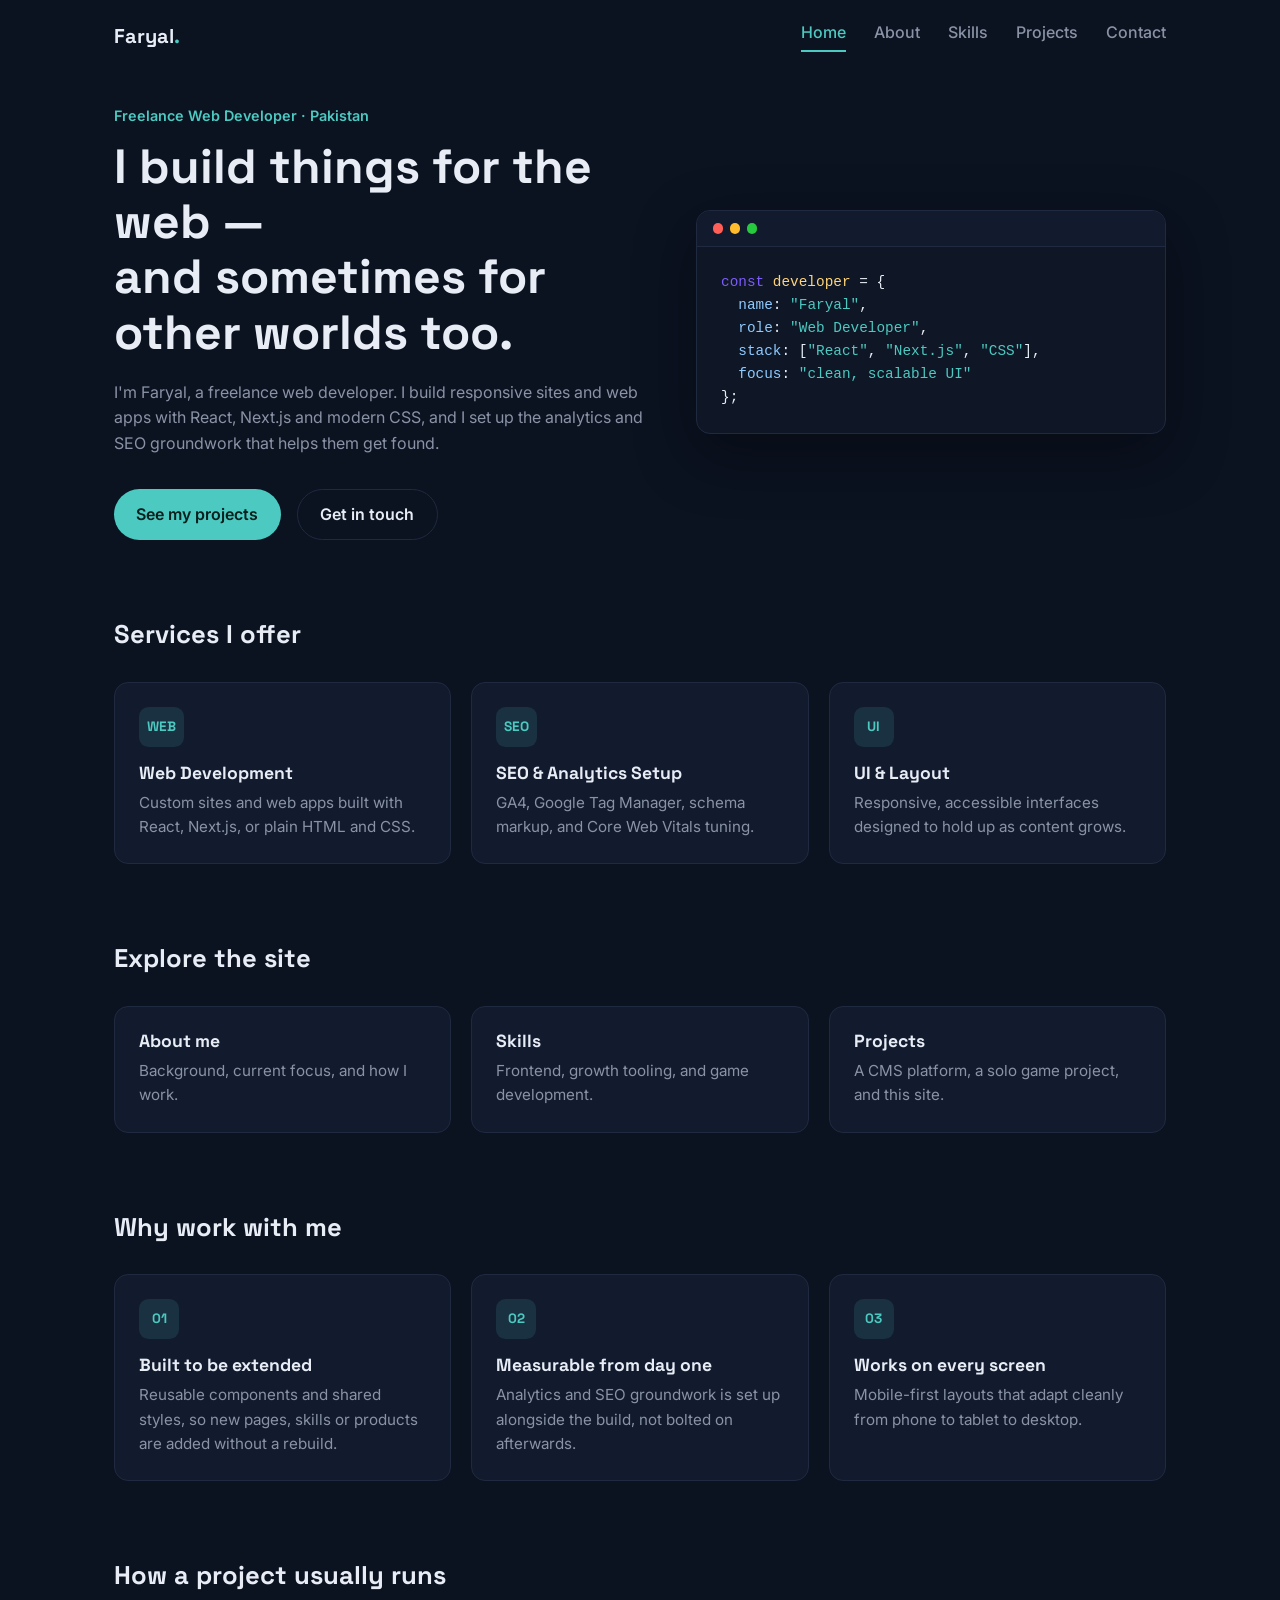
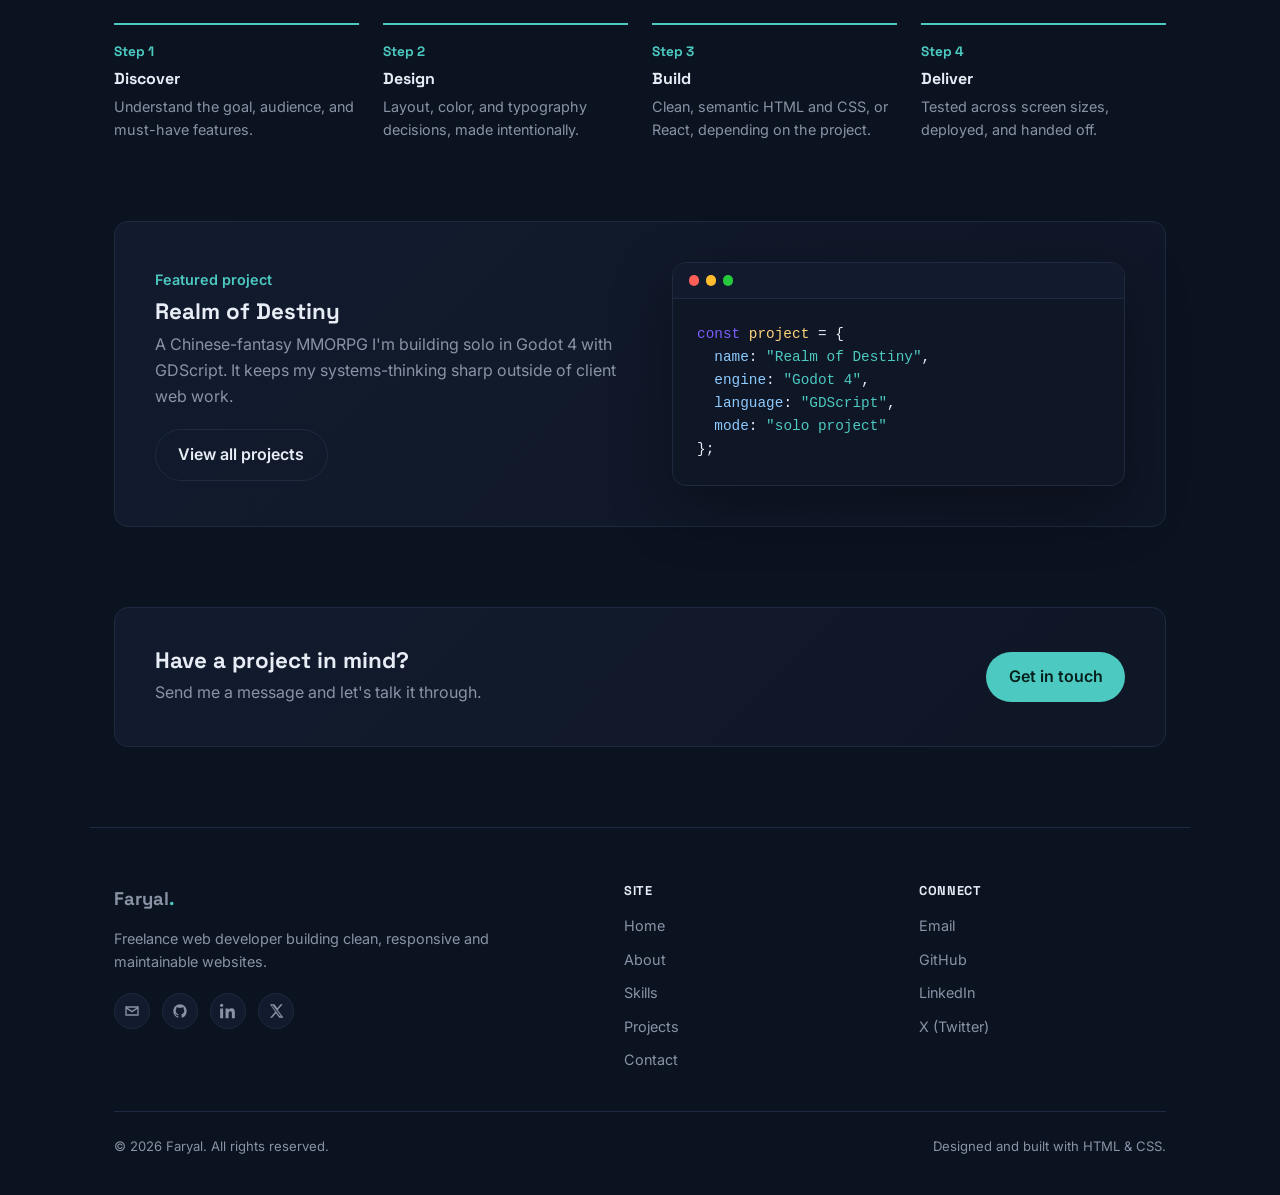
<file: index.html>
<!DOCTYPE html>
<html lang="en">
<head>
  <meta charset="UTF-8">
  <meta name="viewport" content="width=device-width, initial-scale=1.0">
  <title>Faryal — Web Developer</title>
  <meta name="description" content="Faryal — freelance web developer building fast, responsive, maintainable websites with React, Next.js and modern CSS.">
  <link rel="icon" href="data:image/svg+xml,%3Csvg xmlns='http://www.w3.org/2000/svg' viewBox='0 0 32 32'%3E%3Crect width='32' height='32' rx='8' fill='%230b1220'/%3E%3Ctext x='16' y='23' font-size='20' font-family='Arial,sans-serif' font-weight='700' text-anchor='middle' fill='%234cc9c0'%3EF%3C/text%3E%3C/svg%3E">

  <!-- Fonts: Space Grotesk for headings, Inter for body text -->
  <link rel="preconnect" href="https://fonts.googleapis.com">
  <link rel="preconnect" href="https://fonts.gstatic.com" crossorigin>
  <link href="https://fonts.googleapis.com/css2?family=Space+Grotesk:wght@500;700&family=Inter:wght@400;500;600&display=swap" rel="stylesheet">

  <!-- One shared stylesheet controls all five pages -->
  <link rel="stylesheet" href="style.css">
</head>
<body>

  <a href="#main" class="skip-link">Skip to content</a>

  <!-- Header + nav: identical on every page. Only the "active" link changes. -->
  <header class="site-header">
    <a href="index.html" class="logo">Faryal<span class="logo-dot">.</span></a>

    <!-- Hamburger (pure CSS, no JavaScript): hidden checkbox + label.
         Order matters: checkbox, then label, then nav, so the ~ selector
         in style.css can react to :checked. -->
    <input type="checkbox" id="nav-toggle" class="nav-toggle" aria-label="Toggle navigation menu">
    <label for="nav-toggle" class="hamburger"><span></span><span></span><span></span></label>

    <nav class="main-nav" aria-label="Main">
      <a href="index.html" class="active" aria-current="page">Home</a>
      <a href="about.html">About</a>
      <a href="skills.html">Skills</a>
      <a href="projects.html">Projects</a>
      <a href="contact.html">Contact</a>
    </nav>
  </header>

  <main id="main">

    <section class="hero">
      <div class="hero-text">
        <p class="eyebrow">Freelance Web Developer · Pakistan</p>
        <h1>I build things for the web —<br>and sometimes for other worlds too.</h1>
        <p class="hero-lede">
          I'm Faryal, a freelance web developer. I build responsive sites and
          web apps with React, Next.js and modern CSS, and I set up the
          analytics and SEO groundwork that helps them get found.
        </p>
        <div class="hero-actions">
          <a href="projects.html" class="btn btn-primary">See my projects</a>
          <a href="contact.html" class="btn btn-ghost">Get in touch</a>
        </div>
      </div>

      <!-- Decorative "code editor" card, built from HTML/CSS only -->
      <div class="code-card" aria-hidden="true">
        <div class="code-card-bar">
          <span class="dot dot-red"></span>
          <span class="dot dot-yellow"></span>
          <span class="dot dot-green"></span>
        </div>
        <pre class="code-card-body"><code><span class="tok-key">const</span> <span class="tok-var">developer</span> = {
  <span class="tok-prop">name</span>: <span class="tok-str">"Faryal"</span>,
  <span class="tok-prop">role</span>: <span class="tok-str">"Web Developer"</span>,
  <span class="tok-prop">stack</span>: [<span class="tok-str">"React"</span>, <span class="tok-str">"Next.js"</span>, <span class="tok-str">"CSS"</span>],
  <span class="tok-prop">focus</span>: <span class="tok-str">"clean, scalable UI"</span>
};</code></pre>
      </div>
    </section>

    <!-- SERVICES: what a client can hire me for (different from Skills,
         which lists what I know). Add a service = copy one .service-card. -->
    <section class="section">
      <h2 class="section-title">Services I offer</h2>
      <div class="card-row">
        <div class="service-card">
          <span class="card-icon">WEB</span>
          <h3 class="card-title">Web Development</h3>
          <p>Custom sites and web apps built with React, Next.js, or plain HTML and CSS.</p>
        </div>
        <div class="service-card">
          <span class="card-icon">SEO</span>
          <h3 class="card-title">SEO &amp; Analytics Setup</h3>
          <p>GA4, Google Tag Manager, schema markup, and Core Web Vitals tuning.</p>
        </div>
        <div class="service-card">
          <span class="card-icon">UI</span>
          <h3 class="card-title">UI &amp; Layout</h3>
          <p>Responsive, accessible interfaces designed to hold up as content grows.</p>
        </div>
      </div>
    </section>

    <!-- EXPLORE: short links into the other pages -->
    <section class="section">
      <h2 class="section-title">Explore the site</h2>
      <div class="card-row">
        <a class="teaser-card" href="about.html">
          <h3 class="card-title">About me</h3>
          <p>Background, current focus, and how I work.</p>
        </a>
        <a class="teaser-card" href="skills.html">
          <h3 class="card-title">Skills</h3>
          <p>Frontend, growth tooling, and game development.</p>
        </a>
        <a class="teaser-card" href="projects.html">
          <h3 class="card-title">Projects</h3>
          <p>A CMS platform, a solo game project, and this site.</p>
        </a>
      </div>
    </section>

    <!-- WHY WORK WITH ME -->
    <section class="section">
      <h2 class="section-title">Why work with me</h2>
      <div class="card-row">
        <div class="value-card">
          <span class="card-icon">01</span>
          <h3 class="card-title">Built to be extended</h3>
          <p>Reusable components and shared styles, so new pages, skills or products are added without a rebuild.</p>
        </div>
        <div class="value-card">
          <span class="card-icon">02</span>
          <h3 class="card-title">Measurable from day one</h3>
          <p>Analytics and SEO groundwork is set up alongside the build, not bolted on afterwards.</p>
        </div>
        <div class="value-card">
          <span class="card-icon">03</span>
          <h3 class="card-title">Works on every screen</h3>
          <p>Mobile-first layouts that adapt cleanly from phone to tablet to desktop.</p>
        </div>
      </div>
    </section>

    <!-- PROCESS -->
    <section class="section">
      <h2 class="section-title">How a project usually runs</h2>
      <div class="process-row">
        <div class="process-step">
          <span class="step-num">Step 1</span>
          <h3>Discover</h3>
          <p>Understand the goal, audience, and must-have features.</p>
        </div>
        <div class="process-step">
          <span class="step-num">Step 2</span>
          <h3>Design</h3>
          <p>Layout, color, and typography decisions, made intentionally.</p>
        </div>
        <div class="process-step">
          <span class="step-num">Step 3</span>
          <h3>Build</h3>
          <p>Clean, semantic HTML and CSS, or React, depending on the project.</p>
        </div>
        <div class="process-step">
          <span class="step-num">Step 4</span>
          <h3>Deliver</h3>
          <p>Tested across screen sizes, deployed, and handed off.</p>
        </div>
      </div>
    </section>

    <!-- FEATURED PROJECT: one project shown larger -->
    <section class="section">
      <div class="panel panel--split">
        <div class="panel-text">
          <p class="eyebrow">Featured project</p>
          <h2>Realm of Destiny</h2>
          <p>
            A Chinese-fantasy MMORPG I'm building solo in Godot 4 with
            GDScript. It keeps my systems-thinking sharp outside of client
            web work.
          </p>
          <a href="projects.html" class="btn btn-ghost">View all projects</a>
        </div>
        <div class="code-card" aria-hidden="true">
          <div class="code-card-bar">
            <span class="dot dot-red"></span>
            <span class="dot dot-yellow"></span>
            <span class="dot dot-green"></span>
          </div>
          <pre class="code-card-body"><code><span class="tok-key">const</span> <span class="tok-var">project</span> = {
  <span class="tok-prop">name</span>: <span class="tok-str">"Realm of Destiny"</span>,
  <span class="tok-prop">engine</span>: <span class="tok-str">"Godot 4"</span>,
  <span class="tok-prop">language</span>: <span class="tok-str">"GDScript"</span>,
  <span class="tok-prop">mode</span>: <span class="tok-str">"solo project"</span>
};</code></pre>
        </div>
      </div>
    </section>

    <!-- CLOSING CALL TO ACTION -->
    <section class="section">
      <div class="panel panel--cta">
        <div>
          <h2>Have a project in mind?</h2>
          <p>Send me a message and let's talk it through.</p>
        </div>
        <a href="contact.html" class="btn btn-primary">Get in touch</a>
      </div>
    </section>
  </main>

  <footer class="site-footer">
    <div class="footer-top">
      <div class="footer-brand">
        <a href="index.html" class="logo">Faryal<span class="logo-dot">.</span></a>
        <p>Freelance web developer building clean, responsive and maintainable websites.</p>

        <!-- Inline SVG icons: no icon-font or CDN needed -->
        <div class="social-icons">
          <a href="mailto:faryalrashdi865@gmail.com" aria-label="Email">
            <svg viewBox="0 0 24 24" fill="none" stroke="currentColor" stroke-width="2"><path d="M3 6h18v12H3z"/><path d="M3 7l9 6 9-6"/></svg>
          </a>
          <a href="https://github.com/faryalrashdi865-crypto" target="_blank" rel="noopener noreferrer" aria-label="GitHub">
            <svg viewBox="0 0 24 24" fill="currentColor"><path d="M12 2C6.48 2 2 6.58 2 12.25c0 4.53 2.87 8.37 6.84 9.73.5.1.68-.22.68-.49 0-.24-.01-.88-.01-1.72-2.78.62-3.37-1.37-3.37-1.37-.45-1.18-1.11-1.49-1.11-1.49-.91-.64.07-.63.07-.63 1 .07 1.53 1.05 1.53 1.05.9 1.57 2.34 1.12 2.91.86.09-.67.35-1.12.64-1.38-2.22-.26-4.56-1.14-4.56-5.06 0-1.12.39-2.03 1.03-2.75-.1-.26-.45-1.32.1-2.75 0 0 .84-.28 2.75 1.05a9.3 9.3 0 0 1 5 0c1.91-1.33 2.75-1.05 2.75-1.05.55 1.43.2 2.49.1 2.75.64.72 1.03 1.63 1.03 2.75 0 3.93-2.34 4.79-4.57 5.05.36.32.68.94.68 1.9 0 1.37-.01 2.47-.01 2.81 0 .27.18.6.69.49A10.26 10.26 0 0 0 22 12.25C22 6.58 17.52 2 12 2z"/></svg>
          </a>
          <a href="https://www.linkedin.com/in/faryal-rashdi-362057332/" target="_blank" rel="noopener noreferrer" aria-label="LinkedIn">
            <svg viewBox="0 0 24 24" fill="currentColor"><path d="M4.98 3.5C4.98 4.88 3.87 6 2.5 6S0 4.88 0 3.5 1.12 1 2.5 1s2.48 1.12 2.48 2.5zM.24 8.24H4.7V23H.24V8.24zM8.34 8.24h4.27v2.01h.06c.6-1.13 2.06-2.32 4.24-2.32 4.53 0 5.37 2.98 5.37 6.86V23h-4.46v-6.98c0-1.66-.03-3.8-2.31-3.8-2.32 0-2.67 1.81-2.67 3.68V23H8.34V8.24z"/></svg>
          </a>
          <a href="https://x.com/FaryalRash32097" target="_blank" rel="noopener noreferrer" aria-label="X (Twitter)">
            <svg viewBox="0 0 24 24" fill="currentColor"><path d="M18.9 2H22l-7.4 8.46L23.3 22H16.9l-5-6.55L6.1 22H3l7.9-9.03L2.9 2h6.6l4.5 5.98L18.9 2zm-1.1 18h1.7L7.3 3.9H5.5L17.8 20z"/></svg>
          </a>
        </div>
      </div>

      <div class="footer-col">
        <h2 class="footer-heading">Site</h2>
        <ul>
          <li><a href="index.html">Home</a></li>
          <li><a href="about.html">About</a></li>
          <li><a href="skills.html">Skills</a></li>
          <li><a href="projects.html">Projects</a></li>
          <li><a href="contact.html">Contact</a></li>
        </ul>
      </div>

      <div class="footer-col">
        <h2 class="footer-heading">Connect</h2>
        <ul>
          <li><a href="mailto:faryalrashdi865@gmail.com">Email</a></li>
          <li><a href="https://github.com/faryalrashdi865-crypto" target="_blank" rel="noopener noreferrer">GitHub</a></li>
          <li><a href="https://www.linkedin.com/in/faryal-rashdi-362057332/" target="_blank" rel="noopener noreferrer">LinkedIn</a></li>
          <li><a href="https://x.com/FaryalRash32097" target="_blank" rel="noopener noreferrer">X (Twitter)</a></li>
        </ul>
      </div>
    </div>

    <div class="footer-bottom">
      <p>&copy; 2026 Faryal. All rights reserved.</p>
      <p>Designed and built with HTML &amp; CSS.</p>
    </div>
  </footer>

</body>
</html>
</file>
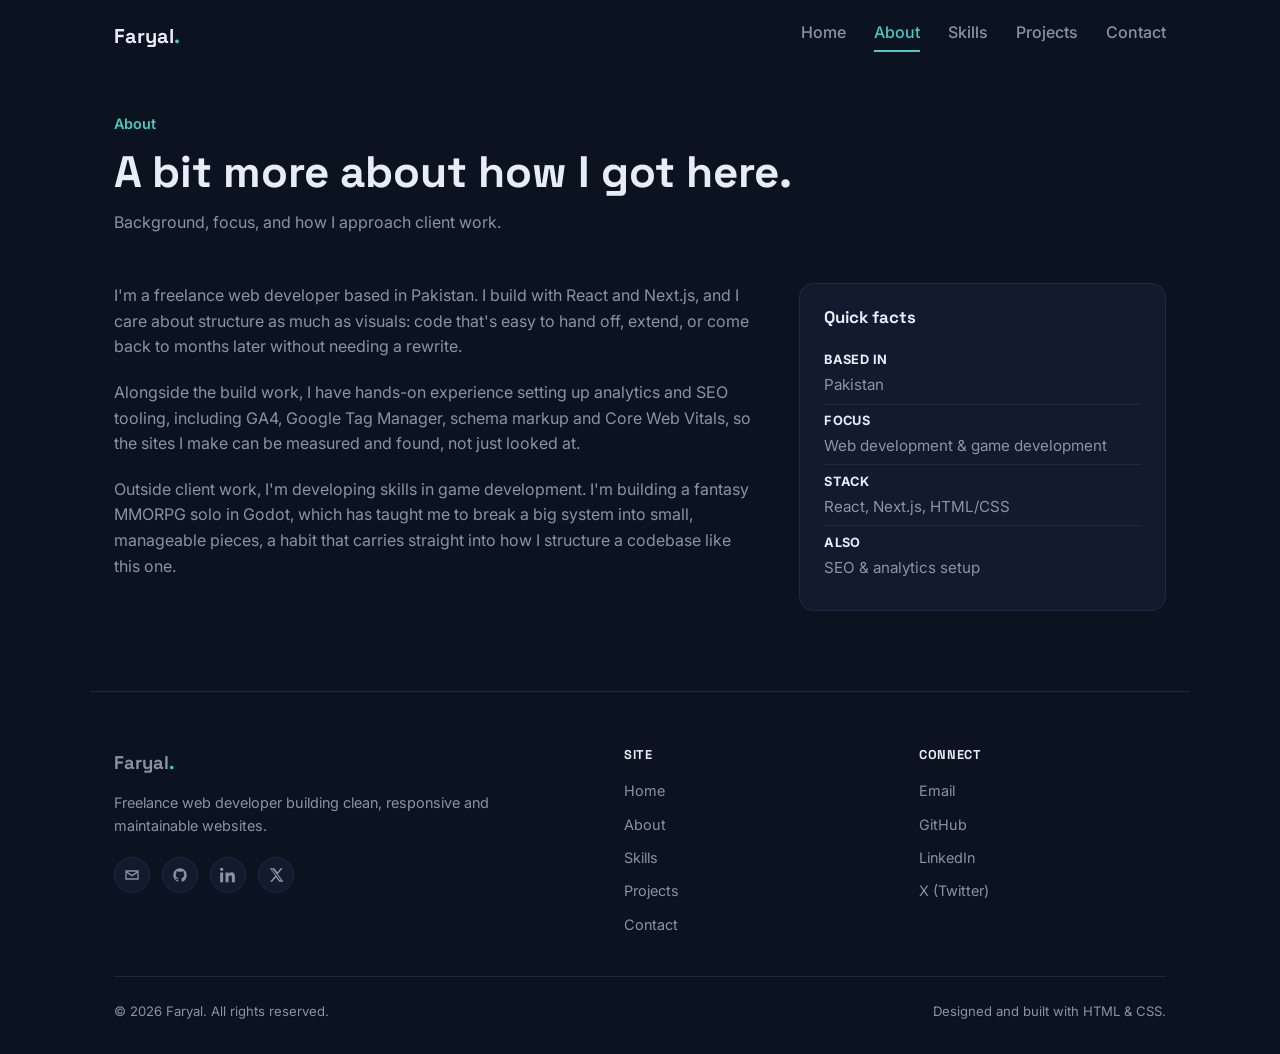
<file: about.html>
<!DOCTYPE html>
<html lang="en">
<head>
  <meta charset="UTF-8">
  <meta name="viewport" content="width=device-width, initial-scale=1.0">
  <title>About — Faryal</title>
  <meta name="description" content="About Faryal, a freelance web developer from Pakistan working with React, Next.js, and SEO and analytics tooling.">
  <link rel="icon" href="data:image/svg+xml,%3Csvg xmlns='http://www.w3.org/2000/svg' viewBox='0 0 32 32'%3E%3Crect width='32' height='32' rx='8' fill='%230b1220'/%3E%3Ctext x='16' y='23' font-size='20' font-family='Arial,sans-serif' font-weight='700' text-anchor='middle' fill='%234cc9c0'%3EF%3C/text%3E%3C/svg%3E">

  <!-- Fonts: Space Grotesk for headings, Inter for body text -->
  <link rel="preconnect" href="https://fonts.googleapis.com">
  <link rel="preconnect" href="https://fonts.gstatic.com" crossorigin>
  <link href="https://fonts.googleapis.com/css2?family=Space+Grotesk:wght@500;700&family=Inter:wght@400;500;600&display=swap" rel="stylesheet">

  <!-- One shared stylesheet controls all five pages -->
  <link rel="stylesheet" href="style.css">
</head>
<body>

  <a href="#main" class="skip-link">Skip to content</a>

  <!-- Header + nav: identical on every page. Only the "active" link changes. -->
  <header class="site-header">
    <a href="index.html" class="logo">Faryal<span class="logo-dot">.</span></a>

    <!-- Hamburger (pure CSS, no JavaScript): hidden checkbox + label.
         Order matters: checkbox, then label, then nav, so the ~ selector
         in style.css can react to :checked. -->
    <input type="checkbox" id="nav-toggle" class="nav-toggle" aria-label="Toggle navigation menu">
    <label for="nav-toggle" class="hamburger"><span></span><span></span><span></span></label>

    <nav class="main-nav" aria-label="Main">
      <a href="index.html">Home</a>
      <a href="about.html" class="active" aria-current="page">About</a>
      <a href="skills.html">Skills</a>
      <a href="projects.html">Projects</a>
      <a href="contact.html">Contact</a>
    </nav>
  </header>

  <main id="main">

    <section class="page-hero">
      <p class="eyebrow">About</p>
      <h1>A bit more about how I got here.</h1>
      <p>Background, focus, and how I approach client work.</p>
    </section>

    <section class="about-content">
      <div class="about-body">
        <p>
          I'm a freelance web developer based in Pakistan. I build with React
          and Next.js, and I care about structure as much as visuals: code
          that's easy to hand off, extend, or come back to months later
          without needing a rewrite.
        </p>
        <p>
          Alongside the build work, I have hands-on experience setting up
          analytics and SEO tooling, including GA4, Google Tag Manager, schema
          markup and Core Web Vitals, so the sites I make can be measured and
          found, not just looked at.
        </p>
        <p>
          Outside client work, I'm developing skills in game development.
          I'm building a fantasy MMORPG solo in Godot, which has taught me to
          break a big system into small, manageable pieces, a habit that
          carries straight into how I structure a codebase like this one.
        </p>
      </div>

      <!-- Quick facts: to add one later, add one more <li> -->
      <aside class="about-facts">
        <h2>Quick facts</h2>
        <ul>
          <li><strong>Based in</strong>Pakistan</li>
          <li><strong>Focus</strong>Web development &amp; game development</li>
          <li><strong>Stack</strong>React, Next.js, HTML/CSS</li>
          <li><strong>Also</strong>SEO &amp; analytics setup</li>
        </ul>
      </aside>
    </section>
  </main>

  <footer class="site-footer">
    <div class="footer-top">
      <div class="footer-brand">
        <a href="index.html" class="logo">Faryal<span class="logo-dot">.</span></a>
        <p>Freelance web developer building clean, responsive and maintainable websites.</p>

        <!-- Inline SVG icons: no icon-font or CDN needed -->
        <div class="social-icons">
          <a href="mailto:faryalrashdi865@gmail.com" aria-label="Email">
            <svg viewBox="0 0 24 24" fill="none" stroke="currentColor" stroke-width="2"><path d="M3 6h18v12H3z"/><path d="M3 7l9 6 9-6"/></svg>
          </a>
          <a href="https://github.com/faryalrashdi865-crypto" target="_blank" rel="noopener noreferrer" aria-label="GitHub">
            <svg viewBox="0 0 24 24" fill="currentColor"><path d="M12 2C6.48 2 2 6.58 2 12.25c0 4.53 2.87 8.37 6.84 9.73.5.1.68-.22.68-.49 0-.24-.01-.88-.01-1.72-2.78.62-3.37-1.37-3.37-1.37-.45-1.18-1.11-1.49-1.11-1.49-.91-.64.07-.63.07-.63 1 .07 1.53 1.05 1.53 1.05.9 1.57 2.34 1.12 2.91.86.09-.67.35-1.12.64-1.38-2.22-.26-4.56-1.14-4.56-5.06 0-1.12.39-2.03 1.03-2.75-.1-.26-.45-1.32.1-2.75 0 0 .84-.28 2.75 1.05a9.3 9.3 0 0 1 5 0c1.91-1.33 2.75-1.05 2.75-1.05.55 1.43.2 2.49.1 2.75.64.72 1.03 1.63 1.03 2.75 0 3.93-2.34 4.79-4.57 5.05.36.32.68.94.68 1.9 0 1.37-.01 2.47-.01 2.81 0 .27.18.6.69.49A10.26 10.26 0 0 0 22 12.25C22 6.58 17.52 2 12 2z"/></svg>
          </a>
          <a href="https://www.linkedin.com/in/faryal-rashdi-362057332/" target="_blank" rel="noopener noreferrer" aria-label="LinkedIn">
            <svg viewBox="0 0 24 24" fill="currentColor"><path d="M4.98 3.5C4.98 4.88 3.87 6 2.5 6S0 4.88 0 3.5 1.12 1 2.5 1s2.48 1.12 2.48 2.5zM.24 8.24H4.7V23H.24V8.24zM8.34 8.24h4.27v2.01h.06c.6-1.13 2.06-2.32 4.24-2.32 4.53 0 5.37 2.98 5.37 6.86V23h-4.46v-6.98c0-1.66-.03-3.8-2.31-3.8-2.32 0-2.67 1.81-2.67 3.68V23H8.34V8.24z"/></svg>
          </a>
          <a href="https://x.com/FaryalRash32097" target="_blank" rel="noopener noreferrer" aria-label="X (Twitter)">
            <svg viewBox="0 0 24 24" fill="currentColor"><path d="M18.9 2H22l-7.4 8.46L23.3 22H16.9l-5-6.55L6.1 22H3l7.9-9.03L2.9 2h6.6l4.5 5.98L18.9 2zm-1.1 18h1.7L7.3 3.9H5.5L17.8 20z"/></svg>
          </a>
        </div>
      </div>

      <div class="footer-col">
        <h2 class="footer-heading">Site</h2>
        <ul>
          <li><a href="index.html">Home</a></li>
          <li><a href="about.html">About</a></li>
          <li><a href="skills.html">Skills</a></li>
          <li><a href="projects.html">Projects</a></li>
          <li><a href="contact.html">Contact</a></li>
        </ul>
      </div>

      <div class="footer-col">
        <h2 class="footer-heading">Connect</h2>
        <ul>
          <li><a href="mailto:faryalrashdi865@gmail.com">Email</a></li>
          <li><a href="https://github.com/faryalrashdi865-crypto" target="_blank" rel="noopener noreferrer">GitHub</a></li>
          <li><a href="https://www.linkedin.com/in/faryal-rashdi-362057332/" target="_blank" rel="noopener noreferrer">LinkedIn</a></li>
          <li><a href="https://x.com/FaryalRash32097" target="_blank" rel="noopener noreferrer">X (Twitter)</a></li>
        </ul>
      </div>
    </div>

    <div class="footer-bottom">
      <p>&copy; 2026 Faryal. All rights reserved.</p>
      <p>Designed and built with HTML &amp; CSS.</p>
    </div>
  </footer>

</body>
</html>
</file>
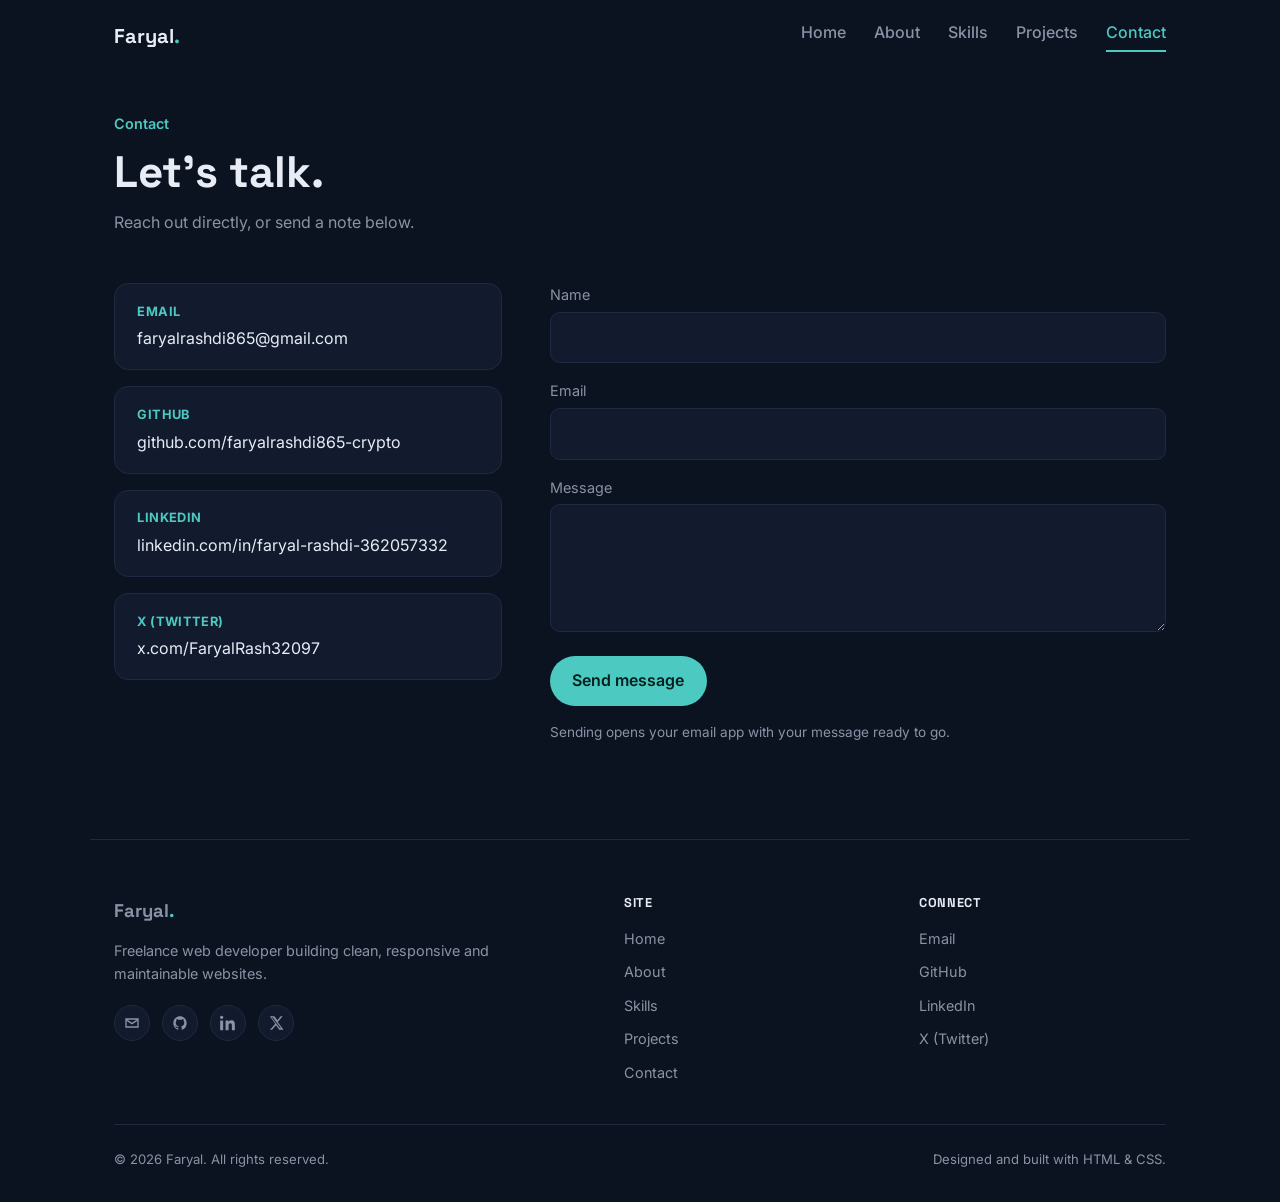
<file: contact.html>
<!DOCTYPE html>
<html lang="en">
<head>
  <meta charset="UTF-8">
  <meta name="viewport" content="width=device-width, initial-scale=1.0">
  <title>Contact — Faryal</title>
  <meta name="description" content="Contact Faryal about web development projects: email, GitHub, LinkedIn and X.">
  <link rel="icon" href="data:image/svg+xml,%3Csvg xmlns='http://www.w3.org/2000/svg' viewBox='0 0 32 32'%3E%3Crect width='32' height='32' rx='8' fill='%230b1220'/%3E%3Ctext x='16' y='23' font-size='20' font-family='Arial,sans-serif' font-weight='700' text-anchor='middle' fill='%234cc9c0'%3EF%3C/text%3E%3C/svg%3E">

  <!-- Fonts: Space Grotesk for headings, Inter for body text -->
  <link rel="preconnect" href="https://fonts.googleapis.com">
  <link rel="preconnect" href="https://fonts.gstatic.com" crossorigin>
  <link href="https://fonts.googleapis.com/css2?family=Space+Grotesk:wght@500;700&family=Inter:wght@400;500;600&display=swap" rel="stylesheet">

  <!-- One shared stylesheet controls all five pages -->
  <link rel="stylesheet" href="style.css">
</head>
<body>

  <a href="#main" class="skip-link">Skip to content</a>

  <!-- Header + nav: identical on every page. Only the "active" link changes. -->
  <header class="site-header">
    <a href="index.html" class="logo">Faryal<span class="logo-dot">.</span></a>

    <!-- Hamburger (pure CSS, no JavaScript): hidden checkbox + label.
         Order matters: checkbox, then label, then nav, so the ~ selector
         in style.css can react to :checked. -->
    <input type="checkbox" id="nav-toggle" class="nav-toggle" aria-label="Toggle navigation menu">
    <label for="nav-toggle" class="hamburger"><span></span><span></span><span></span></label>

    <nav class="main-nav" aria-label="Main">
      <a href="index.html">Home</a>
      <a href="about.html">About</a>
      <a href="skills.html">Skills</a>
      <a href="projects.html">Projects</a>
      <a href="contact.html" class="active" aria-current="page">Contact</a>
    </nav>
  </header>

  <main id="main">

    <section class="page-hero">
      <p class="eyebrow">Contact</p>
      <h1>Let's talk.</h1>
      <p>Reach out directly, or send a note below.</p>
    </section>

    <section class="contact-layout">
      <div class="contact-links">
        <a href="mailto:faryalrashdi865@gmail.com" class="contact-link">
          <strong>Email</strong>
          faryalrashdi865@gmail.com
        </a>
        <a href="https://github.com/faryalrashdi865-crypto" target="_blank" rel="noopener noreferrer" class="contact-link">
          <strong>GitHub</strong>
          github.com/faryalrashdi865-crypto
        </a>
        <a href="https://www.linkedin.com/in/faryal-rashdi-362057332/" target="_blank" rel="noopener noreferrer" class="contact-link">
          <strong>LinkedIn</strong>
          linkedin.com/in/faryal-rashdi-362057332
        </a>
        <a href="https://x.com/FaryalRash32097" target="_blank" rel="noopener noreferrer" class="contact-link">
          <strong>X (Twitter)</strong>
          x.com/FaryalRash32097
        </a>
      </div>

      <!-- No JavaScript or server here, so the form uses a mailto: action.
           It opens the visitor's email app with the message filled in. -->
      <form class="contact-form" action="mailto:faryalrashdi865@gmail.com" method="post" enctype="text/plain">
        <div>
          <label for="name">Name</label>
          <input type="text" id="name" name="name" autocomplete="name" required>
        </div>
        <div>
          <label for="email">Email</label>
          <input type="email" id="email" name="email" autocomplete="email" required>
        </div>
        <div>
          <label for="message">Message</label>
          <textarea id="message" name="message" required></textarea>
        </div>
        <button type="submit" class="btn btn-primary">Send message</button>
        <p class="contact-note">Sending opens your email app with your message ready to go.</p>
      </form>
    </section>
  </main>

  <footer class="site-footer">
    <div class="footer-top">
      <div class="footer-brand">
        <a href="index.html" class="logo">Faryal<span class="logo-dot">.</span></a>
        <p>Freelance web developer building clean, responsive and maintainable websites.</p>

        <!-- Inline SVG icons: no icon-font or CDN needed -->
        <div class="social-icons">
          <a href="mailto:faryalrashdi865@gmail.com" aria-label="Email">
            <svg viewBox="0 0 24 24" fill="none" stroke="currentColor" stroke-width="2"><path d="M3 6h18v12H3z"/><path d="M3 7l9 6 9-6"/></svg>
          </a>
          <a href="https://github.com/faryalrashdi865-crypto" target="_blank" rel="noopener noreferrer" aria-label="GitHub">
            <svg viewBox="0 0 24 24" fill="currentColor"><path d="M12 2C6.48 2 2 6.58 2 12.25c0 4.53 2.87 8.37 6.84 9.73.5.1.68-.22.68-.49 0-.24-.01-.88-.01-1.72-2.78.62-3.37-1.37-3.37-1.37-.45-1.18-1.11-1.49-1.11-1.49-.91-.64.07-.63.07-.63 1 .07 1.53 1.05 1.53 1.05.9 1.57 2.34 1.12 2.91.86.09-.67.35-1.12.64-1.38-2.22-.26-4.56-1.14-4.56-5.06 0-1.12.39-2.03 1.03-2.75-.1-.26-.45-1.32.1-2.75 0 0 .84-.28 2.75 1.05a9.3 9.3 0 0 1 5 0c1.91-1.33 2.75-1.05 2.75-1.05.55 1.43.2 2.49.1 2.75.64.72 1.03 1.63 1.03 2.75 0 3.93-2.34 4.79-4.57 5.05.36.32.68.94.68 1.9 0 1.37-.01 2.47-.01 2.81 0 .27.18.6.69.49A10.26 10.26 0 0 0 22 12.25C22 6.58 17.52 2 12 2z"/></svg>
          </a>
          <a href="https://www.linkedin.com/in/faryal-rashdi-362057332/" target="_blank" rel="noopener noreferrer" aria-label="LinkedIn">
            <svg viewBox="0 0 24 24" fill="currentColor"><path d="M4.98 3.5C4.98 4.88 3.87 6 2.5 6S0 4.88 0 3.5 1.12 1 2.5 1s2.48 1.12 2.48 2.5zM.24 8.24H4.7V23H.24V8.24zM8.34 8.24h4.27v2.01h.06c.6-1.13 2.06-2.32 4.24-2.32 4.53 0 5.37 2.98 5.37 6.86V23h-4.46v-6.98c0-1.66-.03-3.8-2.31-3.8-2.32 0-2.67 1.81-2.67 3.68V23H8.34V8.24z"/></svg>
          </a>
          <a href="https://x.com/FaryalRash32097" target="_blank" rel="noopener noreferrer" aria-label="X (Twitter)">
            <svg viewBox="0 0 24 24" fill="currentColor"><path d="M18.9 2H22l-7.4 8.46L23.3 22H16.9l-5-6.55L6.1 22H3l7.9-9.03L2.9 2h6.6l4.5 5.98L18.9 2zm-1.1 18h1.7L7.3 3.9H5.5L17.8 20z"/></svg>
          </a>
        </div>
      </div>

      <div class="footer-col">
        <h2 class="footer-heading">Site</h2>
        <ul>
          <li><a href="index.html">Home</a></li>
          <li><a href="about.html">About</a></li>
          <li><a href="skills.html">Skills</a></li>
          <li><a href="projects.html">Projects</a></li>
          <li><a href="contact.html">Contact</a></li>
        </ul>
      </div>

      <div class="footer-col">
        <h2 class="footer-heading">Connect</h2>
        <ul>
          <li><a href="mailto:faryalrashdi865@gmail.com">Email</a></li>
          <li><a href="https://github.com/faryalrashdi865-crypto" target="_blank" rel="noopener noreferrer">GitHub</a></li>
          <li><a href="https://www.linkedin.com/in/faryal-rashdi-362057332/" target="_blank" rel="noopener noreferrer">LinkedIn</a></li>
          <li><a href="https://x.com/FaryalRash32097" target="_blank" rel="noopener noreferrer">X (Twitter)</a></li>
        </ul>
      </div>
    </div>

    <div class="footer-bottom">
      <p>&copy; 2026 Faryal. All rights reserved.</p>
      <p>Designed and built with HTML &amp; CSS.</p>
    </div>
  </footer>

</body>
</html>
</file>
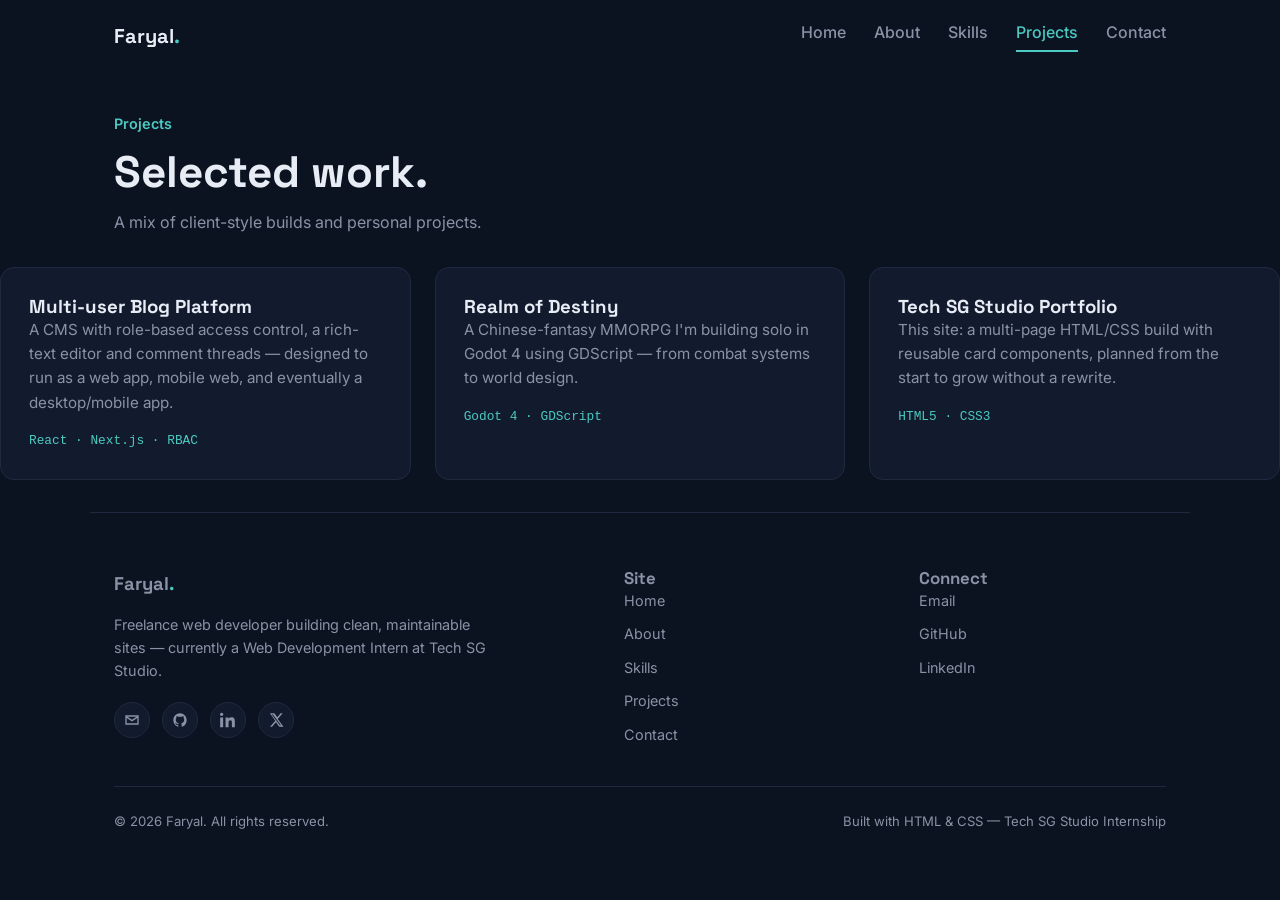
<file: projects.html>
<!DOCTYPE html>
<html lang="en">
<head>
  <meta charset="UTF-8">
  <meta name="viewport" content="width=device-width, initial-scale=1.0">
  <title>Projects — Faryal</title>
  <link rel="preconnect" href="https://fonts.googleapis.com">
  <link href="https://fonts.googleapis.com/css2?family=Space+Grotesk:wght@500;700&family=Inter:wght@400;500;600&display=swap" rel="stylesheet">
  <link rel="stylesheet" href="style.css">
</head>
<body>

  <header class="site-header">
    <a href="index.html" class="logo">Faryal<span class="logo-dot">.</span></a>

    <input type="checkbox" id="nav-toggle" class="nav-toggle">
    <label for="nav-toggle" class="hamburger" aria-label="Toggle navigation">
      <span></span><span></span><span></span>
    </label>

    <nav class="main-nav">
      <a href="index.html">Home</a>
      <a href="about.html">About</a>
      <a href="skills.html">Skills</a>
      <a href="projects.html" class="active">Projects</a>
      <a href="contact.html">Contact</a>
    </nav>
  </header>

  <main>
    <section class="page-hero">
      <p class="eyebrow">Projects</p>
      <h1>Selected work.</h1>
      <p>A mix of client-style builds and personal projects.</p>
    </section>

    <section class="wrap" style="padding-bottom: 2rem;">
      <!-- CSS Grid with auto-fit/minmax: the grid decides the
           column count itself. Adding a 4th or 5th project is
           one more .project-card block — the grid reflows on
           its own, so this never needs redesigning. -->
      <div class="projects-grid">

        <article class="project-card">
          <h3>Multi-user Blog Platform</h3>
          <p>
            A CMS with role-based access control, a rich-text editor and
            comment threads — designed to run as a web app, mobile web,
            and eventually a desktop/mobile app.
          </p>
          <p class="project-stack">React · Next.js · RBAC</p>
        </article>

        <article class="project-card">
          <h3>Realm of Destiny</h3>
          <p>
            A Chinese-fantasy MMORPG I'm building solo in Godot 4 using
            GDScript — from combat systems to world design.
          </p>
          <p class="project-stack">Godot 4 · GDScript</p>
        </article>

        <article class="project-card">
          <h3>Tech SG Studio Portfolio</h3>
          <p>
            This site: a multi-page HTML/CSS build with reusable card
            components, planned from the start to grow without a rewrite.
          </p>
          <p class="project-stack">HTML5 · CSS3</p>
        </article>

      </div>
    </section>
  </main>

  <footer class="site-footer">
    <div class="footer-top">
      <div class="footer-brand">
        <a href="index.html" class="logo">Faryal<span class="logo-dot">.</span></a>
        <p>Freelance web developer building clean, maintainable sites — currently a Web Development Intern at Tech SG Studio.</p>

        <!-- Simple inline SVG icons — no external icon font/CDN needed -->
        <div class="social-icons">
          <a href="mailto:hello@example.com" aria-label="Email">
            <svg viewBox="0 0 24 24" fill="none" stroke="currentColor" stroke-width="2"><path d="M3 6h18v12H3z"/><path d="M3 7l9 6 9-6"/></svg>
          </a>
          <a href="#" aria-label="GitHub">
            <svg viewBox="0 0 24 24" fill="currentColor"><path d="M12 2C6.48 2 2 6.58 2 12.25c0 4.53 2.87 8.37 6.84 9.73.5.1.68-.22.68-.49 0-.24-.01-.88-.01-1.72-2.78.62-3.37-1.37-3.37-1.37-.45-1.18-1.11-1.49-1.11-1.49-.91-.64.07-.63.07-.63 1 .07 1.53 1.05 1.53 1.05.9 1.57 2.34 1.12 2.91.86.09-.67.35-1.12.64-1.38-2.22-.26-4.56-1.14-4.56-5.06 0-1.12.39-2.03 1.03-2.75-.1-.26-.45-1.32.1-2.75 0 0 .84-.28 2.75 1.05a9.3 9.3 0 0 1 5 0c1.91-1.33 2.75-1.05 2.75-1.05.55 1.43.2 2.49.1 2.75.64.72 1.03 1.63 1.03 2.75 0 3.93-2.34 4.79-4.57 5.05.36.32.68.94.68 1.9 0 1.37-.01 2.47-.01 2.81 0 .27.18.6.69.49A10.26 10.26 0 0 0 22 12.25C22 6.58 17.52 2 12 2z"/></svg>
          </a>
          <a href="#" aria-label="LinkedIn">
            <svg viewBox="0 0 24 24" fill="currentColor"><path d="M4.98 3.5C4.98 4.88 3.87 6 2.5 6S0 4.88 0 3.5 1.12 1 2.5 1s2.48 1.12 2.48 2.5zM.24 8.24H4.7V23H.24V8.24zM8.34 8.24h4.27v2.01h.06c.6-1.13 2.06-2.32 4.24-2.32 4.53 0 5.37 2.98 5.37 6.86V23h-4.46v-6.98c0-1.66-.03-3.8-2.31-3.8-2.32 0-2.67 1.81-2.67 3.68V23H8.34V8.24z"/></svg>
          </a>
          <a href="#" aria-label="X (Twitter)">
            <svg viewBox="0 0 24 24" fill="currentColor"><path d="M18.9 2H22l-7.4 8.46L23.3 22H16.9l-5-6.55L6.1 22H3l7.9-9.03L2.9 2h6.6l4.5 5.98L18.9 2zm-1.1 18h1.7L7.3 3.9H5.5L17.8 20z"/></svg>
          </a>
        </div>
      </div>

      <div class="footer-col">
        <h3>Site</h3>
        <ul>
          <li><a href="index.html">Home</a></li>
          <li><a href="about.html">About</a></li>
          <li><a href="skills.html">Skills</a></li>
          <li><a href="projects.html">Projects</a></li>
          <li><a href="contact.html">Contact</a></li>
        </ul>
      </div>

      <div class="footer-col">
        <h3>Connect</h3>
        <ul>
          <li><a href="mailto:hello@example.com">Email</a></li>
          <li><a href="#">GitHub</a></li>
          <li><a href="#">LinkedIn</a></li>
        </ul>
      </div>
    </div>

    <div class="footer-bottom">
      <p>&copy; 2026 Faryal. All rights reserved.</p>
      <p>Built with HTML &amp; CSS — Tech SG Studio Internship</p>
    </div>
  </footer>

</body>
</html>
</file>
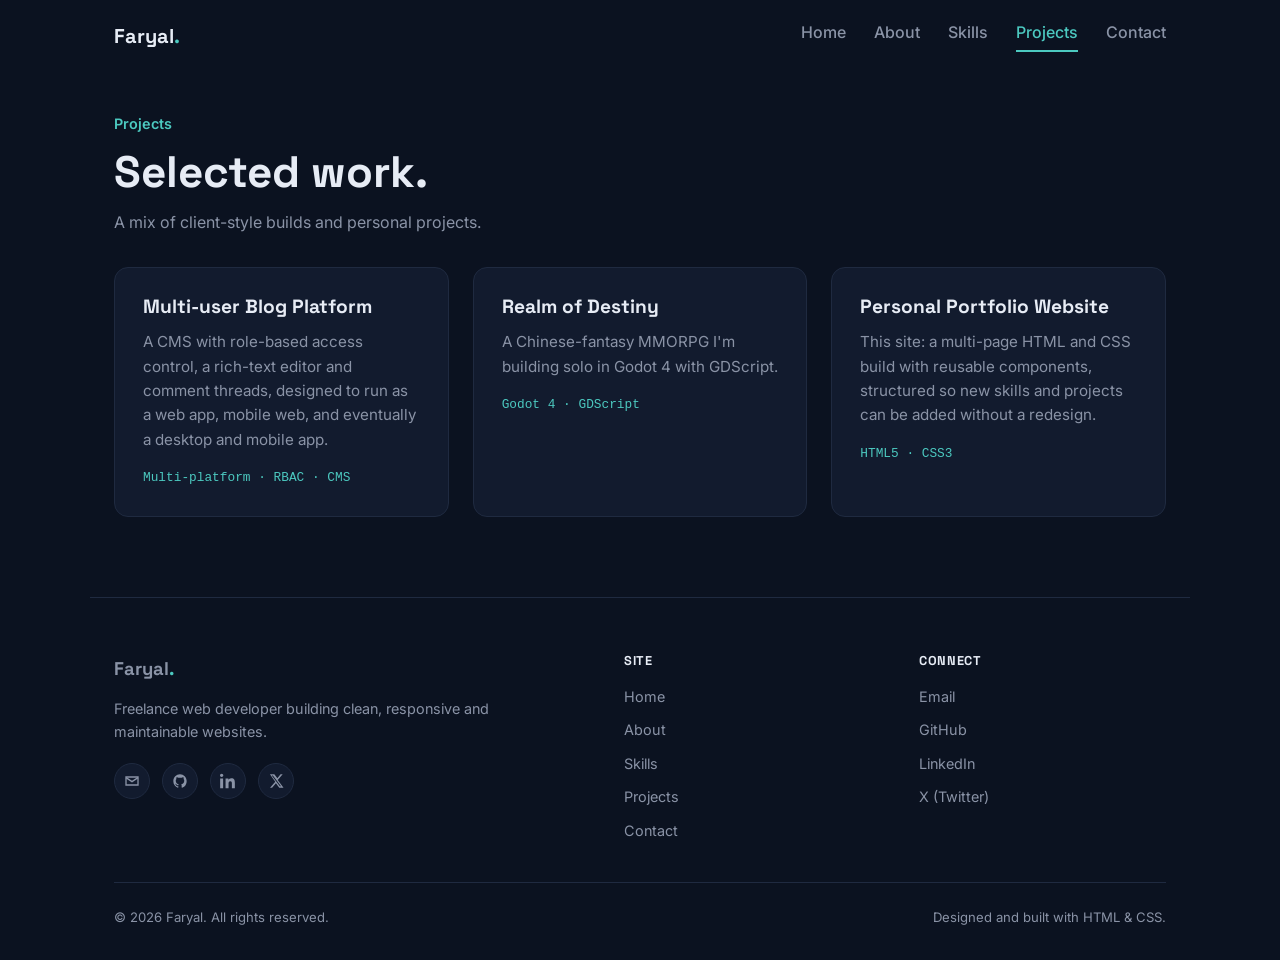
<file: skills.html>
<!DOCTYPE html>
<html lang="en">
<head>
  <meta charset="UTF-8">
  <meta name="viewport" content="width=device-width, initial-scale=1.0">
  <title>Projects — Faryal</title>
  <meta name="description" content="Selected projects by Faryal: a multi-user blog platform, a solo Godot MMORPG, and this portfolio website.">
  <link rel="icon" href="data:image/svg+xml,%3Csvg xmlns='http://www.w3.org/2000/svg' viewBox='0 0 32 32'%3E%3Crect width='32' height='32' rx='8' fill='%230b1220'/%3E%3Ctext x='16' y='23' font-size='20' font-family='Arial,sans-serif' font-weight='700' text-anchor='middle' fill='%234cc9c0'%3EF%3C/text%3E%3C/svg%3E">

  <!-- Fonts: Space Grotesk for headings, Inter for body text -->
  <link rel="preconnect" href="https://fonts.googleapis.com">
  <link rel="preconnect" href="https://fonts.gstatic.com" crossorigin>
  <link href="https://fonts.googleapis.com/css2?family=Space+Grotesk:wght@500;700&family=Inter:wght@400;500;600&display=swap" rel="stylesheet">

  <!-- One shared stylesheet controls all five pages -->
  <link rel="stylesheet" href="style.css">
</head>
<body>

  <a href="#main" class="skip-link">Skip to content</a>

  <!-- Header + nav: identical on every page. Only the "active" link changes. -->
  <header class="site-header">
    <a href="index.html" class="logo">Faryal<span class="logo-dot">.</span></a>

    <!-- Hamburger (pure CSS, no JavaScript): hidden checkbox + label.
         Order matters: checkbox, then label, then nav, so the ~ selector
         in style.css can react to :checked. -->
    <input type="checkbox" id="nav-toggle" class="nav-toggle" aria-label="Toggle navigation menu">
    <label for="nav-toggle" class="hamburger"><span></span><span></span><span></span></label>

    <nav class="main-nav" aria-label="Main">
      <a href="index.html">Home</a>
      <a href="about.html">About</a>
      <a href="skills.html">Skills</a>
      <a href="projects.html" class="active" aria-current="page">Projects</a>
      <a href="contact.html">Contact</a>
    </nav>
  </header>

  <main id="main">

    <section class="page-hero">
      <p class="eyebrow">Projects</p>
      <h1>Selected work.</h1>
      <p>A mix of client-style builds and personal projects.</p>
    </section>

    <section class="section">
      <!-- HOW TO ADD A PROJECT LATER:
           Copy one .project-card block and edit the text. The grid uses
           auto-fit + minmax, so it works out its own column count. -->
      <div class="projects-grid">

        <article class="project-card">
          <h2 class="card-title">Multi-user Blog Platform</h2>
          <p>
            A CMS with role-based access control, a rich-text editor and
            comment threads, designed to run as a web app, mobile web,
            and eventually a desktop and mobile app.
          </p>
          <p class="project-stack">Multi-platform · RBAC · CMS</p>
        </article>

        <article class="project-card">
          <h2 class="card-title">Realm of Destiny</h2>
          <p>
            A Chinese-fantasy MMORPG I'm building solo in Godot 4 with GDScript.
          </p>
          <p class="project-stack">Godot 4 · GDScript</p>
        </article>

        <article class="project-card">
          <h2 class="card-title">Personal Portfolio Website</h2>
          <p>
            This site: a multi-page HTML and CSS build with reusable
            components, structured so new skills and projects can be added
            without a redesign.
          </p>
          <p class="project-stack">HTML5 · CSS3</p>
        </article>

      </div>
    </section>
  </main>

  <footer class="site-footer">
    <div class="footer-top">
      <div class="footer-brand">
        <a href="index.html" class="logo">Faryal<span class="logo-dot">.</span></a>
        <p>Freelance web developer building clean, responsive and maintainable websites.</p>

        <!-- Inline SVG icons: no icon-font or CDN needed -->
        <div class="social-icons">
          <a href="mailto:faryalrashdi865@gmail.com" aria-label="Email">
            <svg viewBox="0 0 24 24" fill="none" stroke="currentColor" stroke-width="2"><path d="M3 6h18v12H3z"/><path d="M3 7l9 6 9-6"/></svg>
          </a>
          <a href="https://github.com/faryalrashdi865-crypto" target="_blank" rel="noopener noreferrer" aria-label="GitHub">
            <svg viewBox="0 0 24 24" fill="currentColor"><path d="M12 2C6.48 2 2 6.58 2 12.25c0 4.53 2.87 8.37 6.84 9.73.5.1.68-.22.68-.49 0-.24-.01-.88-.01-1.72-2.78.62-3.37-1.37-3.37-1.37-.45-1.18-1.11-1.49-1.11-1.49-.91-.64.07-.63.07-.63 1 .07 1.53 1.05 1.53 1.05.9 1.57 2.34 1.12 2.91.86.09-.67.35-1.12.64-1.38-2.22-.26-4.56-1.14-4.56-5.06 0-1.12.39-2.03 1.03-2.75-.1-.26-.45-1.32.1-2.75 0 0 .84-.28 2.75 1.05a9.3 9.3 0 0 1 5 0c1.91-1.33 2.75-1.05 2.75-1.05.55 1.43.2 2.49.1 2.75.64.72 1.03 1.63 1.03 2.75 0 3.93-2.34 4.79-4.57 5.05.36.32.68.94.68 1.9 0 1.37-.01 2.47-.01 2.81 0 .27.18.6.69.49A10.26 10.26 0 0 0 22 12.25C22 6.58 17.52 2 12 2z"/></svg>
          </a>
          <a href="https://www.linkedin.com/in/faryal-rashdi-362057332/" target="_blank" rel="noopener noreferrer" aria-label="LinkedIn">
            <svg viewBox="0 0 24 24" fill="currentColor"><path d="M4.98 3.5C4.98 4.88 3.87 6 2.5 6S0 4.88 0 3.5 1.12 1 2.5 1s2.48 1.12 2.48 2.5zM.24 8.24H4.7V23H.24V8.24zM8.34 8.24h4.27v2.01h.06c.6-1.13 2.06-2.32 4.24-2.32 4.53 0 5.37 2.98 5.37 6.86V23h-4.46v-6.98c0-1.66-.03-3.8-2.31-3.8-2.32 0-2.67 1.81-2.67 3.68V23H8.34V8.24z"/></svg>
          </a>
          <a href="https://x.com/FaryalRash32097" target="_blank" rel="noopener noreferrer" aria-label="X (Twitter)">
            <svg viewBox="0 0 24 24" fill="currentColor"><path d="M18.9 2H22l-7.4 8.46L23.3 22H16.9l-5-6.55L6.1 22H3l7.9-9.03L2.9 2h6.6l4.5 5.98L18.9 2zm-1.1 18h1.7L7.3 3.9H5.5L17.8 20z"/></svg>
          </a>
        </div>
      </div>

      <div class="footer-col">
        <h2 class="footer-heading">Site</h2>
        <ul>
          <li><a href="index.html">Home</a></li>
          <li><a href="about.html">About</a></li>
          <li><a href="skills.html">Skills</a></li>
          <li><a href="projects.html">Projects</a></li>
          <li><a href="contact.html">Contact</a></li>
        </ul>
      </div>

      <div class="footer-col">
        <h2 class="footer-heading">Connect</h2>
        <ul>
          <li><a href="mailto:faryalrashdi865@gmail.com">Email</a></li>
          <li><a href="https://github.com/faryalrashdi865-crypto" target="_blank" rel="noopener noreferrer">GitHub</a></li>
          <li><a href="https://www.linkedin.com/in/faryal-rashdi-362057332/" target="_blank" rel="noopener noreferrer">LinkedIn</a></li>
          <li><a href="https://x.com/FaryalRash32097" target="_blank" rel="noopener noreferrer">X (Twitter)</a></li>
        </ul>
      </div>
    </div>

    <div class="footer-bottom">
      <p>&copy; 2026 Faryal. All rights reserved.</p>
      <p>Designed and built with HTML &amp; CSS.</p>
    </div>
  </footer>

</body>
</html>
</file>
<file: style.css>
/* =====================================================
   1. DESIGN TOKENS
   Single source of truth for color/spacing — every page
   and component references these variables. Rebranding
   later means editing values here, nowhere else.
===================================================== */
:root {
  --bg: #0b1220;
  --surface: #121b2e;
  --surface-alt: #0f1626;
  --text: #e7ecf5;
  --text-muted: #8a93a6;
  --accent: #4cc9c0;
  --accent-2: #7c5cfc;
  --border: #1f2a40;
  --radius: 14px;
  --max-width: 1100px;
}

/* =====================================================
   2. RESET + BASE
===================================================== */
*, *::before, *::after { box-sizing: border-box; margin: 0; padding: 0; }
html { scroll-behavior: smooth; }
body {
  background: var(--bg);
  color: var(--text);
  font-family: "Inter", system-ui, sans-serif;
  line-height: 1.6;
}
h1, h2, h3 { font-family: "Space Grotesk", sans-serif; line-height: 1.15; }
a { color: inherit; text-decoration: none; }
img, svg { display: block; max-width: 100%; }
ul { list-style: none; }

/* Visible keyboard focus everywhere — never remove this */
:focus-visible { outline: 2px solid var(--accent); outline-offset: 3px; }

@media (prefers-reduced-motion: reduce) {
  * { transition: none !important; scroll-behavior: auto !important; }
}

/* Skip link: invisible until a keyboard user tabs to it */
.skip-link {
  position: absolute;
  left: -999px;
  top: 0;
}
.skip-link:focus {
  left: 1rem;
  top: 1rem;
  z-index: 100;
  background: var(--accent);
  color: #05201d;
  padding: 0.5rem 1rem;
  border-radius: 0.5rem;
  font-weight: 600;
}

/* =====================================================
   3. LAYOUT HELPERS (reused by every page)
   .section  = centered, width-capped content block
   .section-title = the heading that opens a section
===================================================== */
.section {
  max-width: var(--max-width);
  margin-inline: auto;
  padding: 0 1.5rem 5rem;
}
.section-title { font-size: 1.6rem; margin-bottom: 2rem; }

.eyebrow {
  color: var(--accent);
  font-weight: 600;
  font-size: 0.9rem;
  margin-bottom: 0.75rem;
}

/* =====================================================
   4. HEADER + NAV
   The same markup is repeated on every page; because the
   CSS lives here once, a style change updates all pages.
===================================================== */
.site-header {
  position: relative; /* anchors the hidden menu checkbox on mobile */
  display: flex;
  align-items: center;
  justify-content: space-between;
  gap: 1rem;
  max-width: var(--max-width);
  margin-inline: auto;
  padding: 1.25rem 1.5rem;
}

.logo { font-family: "Space Grotesk", sans-serif; font-size: 1.25rem; font-weight: 700; }
.logo-dot { color: var(--accent); }

.main-nav { display: flex; gap: 1.75rem; flex-wrap: wrap; }
.main-nav a {
  color: var(--text-muted);
  font-weight: 500;
  padding-bottom: 0.25rem;
  border-bottom: 2px solid transparent;
  transition: color 0.18s ease, border-color 0.18s ease;
}
.main-nav a:hover { color: var(--text); }

/* Current page: the "active" class is set by hand on each page,
   so no JavaScript is needed to highlight it. */
.main-nav a.active {
  color: var(--accent);
  border-bottom-color: var(--accent);
}

/* =====================================================
   5. HAMBURGER MENU — pure CSS, no JavaScript
   A checkbox + a <label>: clicking the label toggles the
   checkbox natively, and CSS reacts to :checked using the
   ~ sibling selector. Markup order must be:
   checkbox, label, nav.
   The checkbox is hidden on desktop and only becomes
   (invisibly) focusable on mobile, so keyboard users can
   Tab to it and press Space to open the menu.
===================================================== */
.nav-toggle { display: none; }

.hamburger {
  display: none; /* shown only in the mobile media query */
  flex-direction: column;
  justify-content: center;
  gap: 5px;
  width: 26px;
  height: 20px;
  cursor: pointer;
}
.hamburger span {
  display: block;
  height: 2px;
  width: 100%;
  background: var(--text);
  border-radius: 2px;
  transition: transform 0.2s ease, opacity 0.2s ease;
}
/* Three lines morph into an X when the menu is open */
.nav-toggle:checked ~ .hamburger span:nth-child(1) { transform: translateY(7px) rotate(45deg); }
.nav-toggle:checked ~ .hamburger span:nth-child(2) { opacity: 0; }
.nav-toggle:checked ~ .hamburger span:nth-child(3) { transform: translateY(-7px) rotate(-45deg); }
/* Show the focus ring on the icon when the checkbox has keyboard focus */
.nav-toggle:focus-visible ~ .hamburger { outline: 2px solid var(--accent); outline-offset: 6px; border-radius: 4px; }

/* =====================================================
   6. INNER-PAGE INTRO BAND
   Every inner page opens with one, so separate files
   still feel like one site.
===================================================== */
.page-hero {
  max-width: var(--max-width);
  margin-inline: auto;
  padding: 2.5rem 1.5rem 2rem;
}
.page-hero h1 { font-size: clamp(1.9rem, 4vw, 2.75rem); margin-bottom: 0.75rem; }
.page-hero p:not(.eyebrow) { color: var(--text-muted); max-width: 40rem; }

/* =====================================================
   7. HOME HERO
===================================================== */
.hero {
  display: flex;
  align-items: center;
  gap: 3rem;
  max-width: var(--max-width);
  margin-inline: auto;
  padding: 2rem 1.5rem 5rem;
}
.hero-text { flex: 1 1 26rem; }
.hero-text h1 { font-size: clamp(2rem, 4vw, 3rem); margin-bottom: 1.25rem; }
.hero-lede { color: var(--text-muted); max-width: 34rem; margin-bottom: 2rem; }
.hero-actions { display: flex; gap: 1rem; flex-wrap: wrap; }

.btn {
  display: inline-flex;
  align-items: center;
  padding: 0.75rem 1.4rem;
  border-radius: 999px;
  font-weight: 600;
  transition: transform 0.18s ease;
}
.btn:hover { transform: translateY(-2px); }
.btn-primary { background: var(--accent); color: #05201d; }
.btn-ghost { border: 1px solid var(--border); color: var(--text); }

/* Decorative "code editor" card (hidden from screen readers) */
.code-card {
  flex: 1 1 22rem;
  background: var(--surface-alt);
  border: 1px solid var(--border);
  border-radius: var(--radius);
  overflow: hidden;
  box-shadow: 0 20px 60px rgb(0 0 0 / 35%);
}
.code-card-bar { display: flex; gap: 0.4rem; padding: 0.75rem 1rem; background: var(--surface); border-bottom: 1px solid var(--border); }
.dot { width: 0.65rem; height: 0.65rem; border-radius: 50%; }
.dot-red { background: #ff5f56; }
.dot-yellow { background: #ffbd2e; }
.dot-green { background: #27c93f; }
.code-card-body { padding: 1.5rem; font-family: "Courier New", monospace; font-size: 0.9rem; overflow-x: auto; }
.tok-key { color: var(--accent-2); }
.tok-var { color: #ffd479; }
.tok-prop { color: #8ecbff; }
.tok-str { color: var(--accent); }

/* =====================================================
   8. CARD COMPONENTS
   One shared card look, several semantic names. To add a
   skill / service / reason later: copy one card block in
   the HTML and edit the text. The flex-wrap row reflows
   on its own, so no CSS changes are ever needed.
===================================================== */
.card-row { display: flex; flex-wrap: wrap; gap: 1.25rem; }

.teaser-card,
.value-card,
.skill-card,
.service-card {
  flex: 1 1 15rem;
  background: var(--surface);
  border: 1px solid var(--border);
  border-radius: var(--radius);
  padding: 1.5rem;
}
.teaser-card { display: block; transition: border-color 0.18s ease; }
.teaser-card:hover { border-color: var(--accent); }

.card-title { font-size: 1.1rem; margin-bottom: 0.5rem; }
.teaser-card p,
.value-card p,
.skill-card p,
.service-card p { color: var(--text-muted); font-size: 0.95rem; }

.card-icon {
  display: inline-flex;
  align-items: center;
  justify-content: center;
  min-width: 2.5rem;
  height: 2.5rem;
  padding-inline: 0.5rem;
  border-radius: 0.6rem;
  background: rgb(76 201 192 / 12%);
  color: var(--accent);
  font-family: "Space Grotesk", sans-serif;
  font-weight: 700;
  font-size: 0.85rem;
  margin-bottom: 1rem;
}
.skill-tag { display: inline-block; font-size: 0.75rem; font-weight: 600; color: var(--accent); margin-bottom: 0.75rem; }

/* Project cards: CSS Grid with auto-fit + minmax, so the grid
   works out its own column count as projects are added. */
.projects-grid {
  display: grid;
  grid-template-columns: repeat(auto-fit, minmax(260px, 1fr));
  gap: 1.5rem;
}
.project-card {
  background: var(--surface);
  border: 1px solid var(--border);
  border-radius: var(--radius);
  padding: 1.75rem;
  transition: border-color 0.18s ease;
}
.project-card:hover { border-color: var(--accent); }
.project-card .card-title { font-size: 1.2rem; margin-bottom: 0.75rem; }
.project-card p { color: var(--text-muted); font-size: 0.95rem; margin-bottom: 1rem; }
.project-card .project-stack {
  color: var(--accent);
  font-size: 0.8rem;
  font-family: "Courier New", monospace;
  margin-bottom: 0;
}

/* =====================================================
   9. HOME: PROCESS STEPS + PANELS
===================================================== */
.process-row { display: flex; flex-wrap: wrap; gap: 1.5rem; }
.process-step { flex: 1 1 12rem; border-top: 2px solid var(--accent); padding-top: 1rem; }
.step-num {
  font-family: "Space Grotesk", sans-serif;
  color: var(--accent);
  font-weight: 700;
  font-size: 0.85rem;
  display: block;
  margin-bottom: 0.5rem;
}
.process-step h3 { font-size: 1rem; margin-bottom: 0.4rem; }
.process-step p { color: var(--text-muted); font-size: 0.9rem; }

/* .panel = a highlighted band. Two variants:
   --split (text + visual side by side) and --cta (text + button) */
.panel {
  display: flex;
  flex-wrap: wrap;
  align-items: center;
  gap: 1.5rem;
  background: linear-gradient(135deg, var(--surface), var(--surface-alt));
  border: 1px solid var(--border);
  border-radius: var(--radius);
  padding: 2.5rem;
}
.panel--split { justify-content: flex-start; gap: 2rem; }
.panel--cta { justify-content: space-between; }
.panel h2 { font-size: 1.4rem; margin-bottom: 0.4rem; }
.panel p { color: var(--text-muted); }
.panel .eyebrow { color: var(--accent); margin-bottom: 0.5rem; }
.panel-text { flex: 1 1 20rem; }
.panel-text p:not(.eyebrow) { margin-top: 0.5rem; }
.panel-text .btn { margin-top: 1.25rem; }
.panel .code-card { flex: 1 1 18rem; }

/* =====================================================
   10. ABOUT PAGE
===================================================== */
.about-content {
  max-width: var(--max-width);
  margin-inline: auto;
  padding: 1rem 1.5rem 5rem;
  display: flex;
  gap: 3rem;
  flex-wrap: wrap;
}
.about-body { flex: 2 1 26rem; color: var(--text-muted); }
.about-body p { margin-bottom: 1.25rem; }
.about-facts {
  flex: 1 1 16rem;
  background: var(--surface);
  border: 1px solid var(--border);
  border-radius: var(--radius);
  padding: 1.5rem;
  align-self: flex-start;
}
.about-facts h2 { font-size: 1.05rem; margin-bottom: 1rem; }
.about-facts li { color: var(--text-muted); font-size: 0.95rem; padding: 0.4rem 0; border-bottom: 1px solid var(--border); }
.about-facts li:last-child { border-bottom: none; }
.about-facts li strong { color: var(--text); display: block; font-size: 0.8rem; text-transform: uppercase; letter-spacing: 0.03em; margin-bottom: 0.15rem; }

/* =====================================================
   11. CONTACT PAGE
===================================================== */
.contact-layout {
  max-width: var(--max-width);
  margin-inline: auto;
  padding: 1rem 1.5rem 6rem;
  display: flex;
  gap: 3rem;
  flex-wrap: wrap;
}
.contact-links { flex: 1 1 16rem; display: flex; flex-direction: column; gap: 1rem; }
.contact-link {
  background: var(--surface);
  border: 1px solid var(--border);
  border-radius: var(--radius);
  padding: 1.1rem 1.4rem;
  overflow-wrap: anywhere;
  transition: border-color 0.18s ease;
}
.contact-link:hover { border-color: var(--accent); }
.contact-link strong { display: block; font-size: 0.8rem; color: var(--accent); text-transform: uppercase; letter-spacing: 0.03em; margin-bottom: 0.25rem; }

.contact-form { flex: 2 1 22rem; display: flex; flex-direction: column; gap: 1rem; }
.contact-form label { font-size: 0.9rem; color: var(--text-muted); margin-bottom: 0.35rem; display: block; }
.contact-form input,
.contact-form textarea {
  width: 100%;
  padding: 0.75rem 0.9rem;
  background: var(--surface);
  border: 1px solid var(--border);
  border-radius: 0.6rem;
  color: var(--text);
  font: inherit;
}
.contact-form input:focus-visible,
.contact-form textarea:focus-visible { outline: 2px solid var(--accent); outline-offset: 2px; border-color: var(--accent); }
.contact-form textarea { resize: vertical; min-height: 8rem; }
.contact-form .btn { align-self: flex-start; border: 0; cursor: pointer; font: inherit; font-weight: 600; }
.contact-note { font-size: 0.85rem; color: var(--text-muted); }

/* =====================================================
   12. FOOTER — brand + sitemap + connect, then a bottom bar
===================================================== */
.site-footer {
  max-width: var(--max-width);
  margin-inline: auto;
  padding: 3.5rem 1.5rem 0;
  border-top: 1px solid var(--border);
  color: var(--text-muted);
  font-size: 0.9rem;
}
.footer-top { display: flex; flex-wrap: wrap; gap: 3rem; padding-bottom: 2.5rem; }
.footer-brand { flex: 2 1 18rem; }
.footer-brand .logo { font-size: 1.15rem; }
.footer-brand p { margin-top: 0.85rem; max-width: 24rem; }

.social-icons { display: flex; gap: 0.75rem; margin-top: 1.25rem; }
.social-icons a {
  display: inline-flex;
  align-items: center;
  justify-content: center;
  width: 2.25rem;
  height: 2.25rem;
  border-radius: 50%;
  background: var(--surface);
  border: 1px solid var(--border);
  color: var(--text-muted);
  transition: color 0.18s ease, border-color 0.18s ease;
}
.social-icons a:hover { color: var(--accent); border-color: var(--accent); }
.social-icons svg { width: 1rem; height: 1rem; }

.footer-col { flex: 1 1 10rem; }
.footer-heading {
  font-family: "Space Grotesk", sans-serif;
  color: var(--text);
  font-size: 0.8rem;
  text-transform: uppercase;
  letter-spacing: 0.05em;
  margin-bottom: 1rem;
}
.footer-col ul { display: flex; flex-direction: column; gap: 0.65rem; }
.footer-col a:hover,
.footer-brand .logo:hover { color: var(--accent); }

.footer-bottom {
  display: flex;
  justify-content: space-between;
  flex-wrap: wrap;
  gap: 0.5rem;
  padding: 1.5rem 0 2rem;
  border-top: 1px solid var(--border);
  font-size: 0.82rem;
}

/* =====================================================
   13. RESPONSIVE: TABLET (≤1024px)
===================================================== */
@media (max-width: 1024px) {
  .hero { gap: 2rem; padding-bottom: 4rem; }
  .panel { padding: 2rem; }
}

/* =====================================================
   14. RESPONSIVE: MOBILE (≤768px)
   Stacks layouts and turns the nav into the hamburger
   dropdown.
===================================================== */
@media (max-width: 768px) {
  .hero { flex-direction: column; align-items: stretch; }
  .about-content, .contact-layout { flex-direction: column; }

  .site-header { flex-wrap: wrap; }
  .hamburger { display: flex; }

  /* Visually hidden but still keyboard-focusable */
  .nav-toggle {
    display: block;
    position: absolute;
    opacity: 0;
    width: 1px;
    height: 1px;
  }

  .main-nav {
    flex-basis: 100%;      /* nav drops onto its own row under logo + icon */
    flex-direction: column;
    align-items: flex-start;
    gap: 1rem;
    max-height: 0;          /* collapsed by default */
    opacity: 0;
    overflow: hidden;
    background: var(--surface);
    border: 1px solid var(--border);
    border-radius: var(--radius);
    padding: 0 1.25rem;
    margin-top: 0;
    transition: max-height 0.25s ease, opacity 0.2s ease,
                padding 0.25s ease, margin-top 0.25s ease;
  }
  .nav-toggle:checked ~ .main-nav {
    max-height: 20rem;
    opacity: 1;
    padding: 1rem 1.25rem;
    margin-top: 0.75rem;
  }

  .footer-top { padding-bottom: 1.5rem; }
}

/* =====================================================
   15. RESPONSIVE: SMALL PHONES (≤480px)
===================================================== */
@media (max-width: 480px) {
  .code-card-body { font-size: 0.78rem; padding: 1.1rem; }
  .hero { padding-top: 1.5rem; padding-bottom: 3rem; gap: 2rem; }
  .panel { padding: 1.75rem; }
  .footer-bottom { flex-direction: column; align-items: flex-start; }
}
</file>
